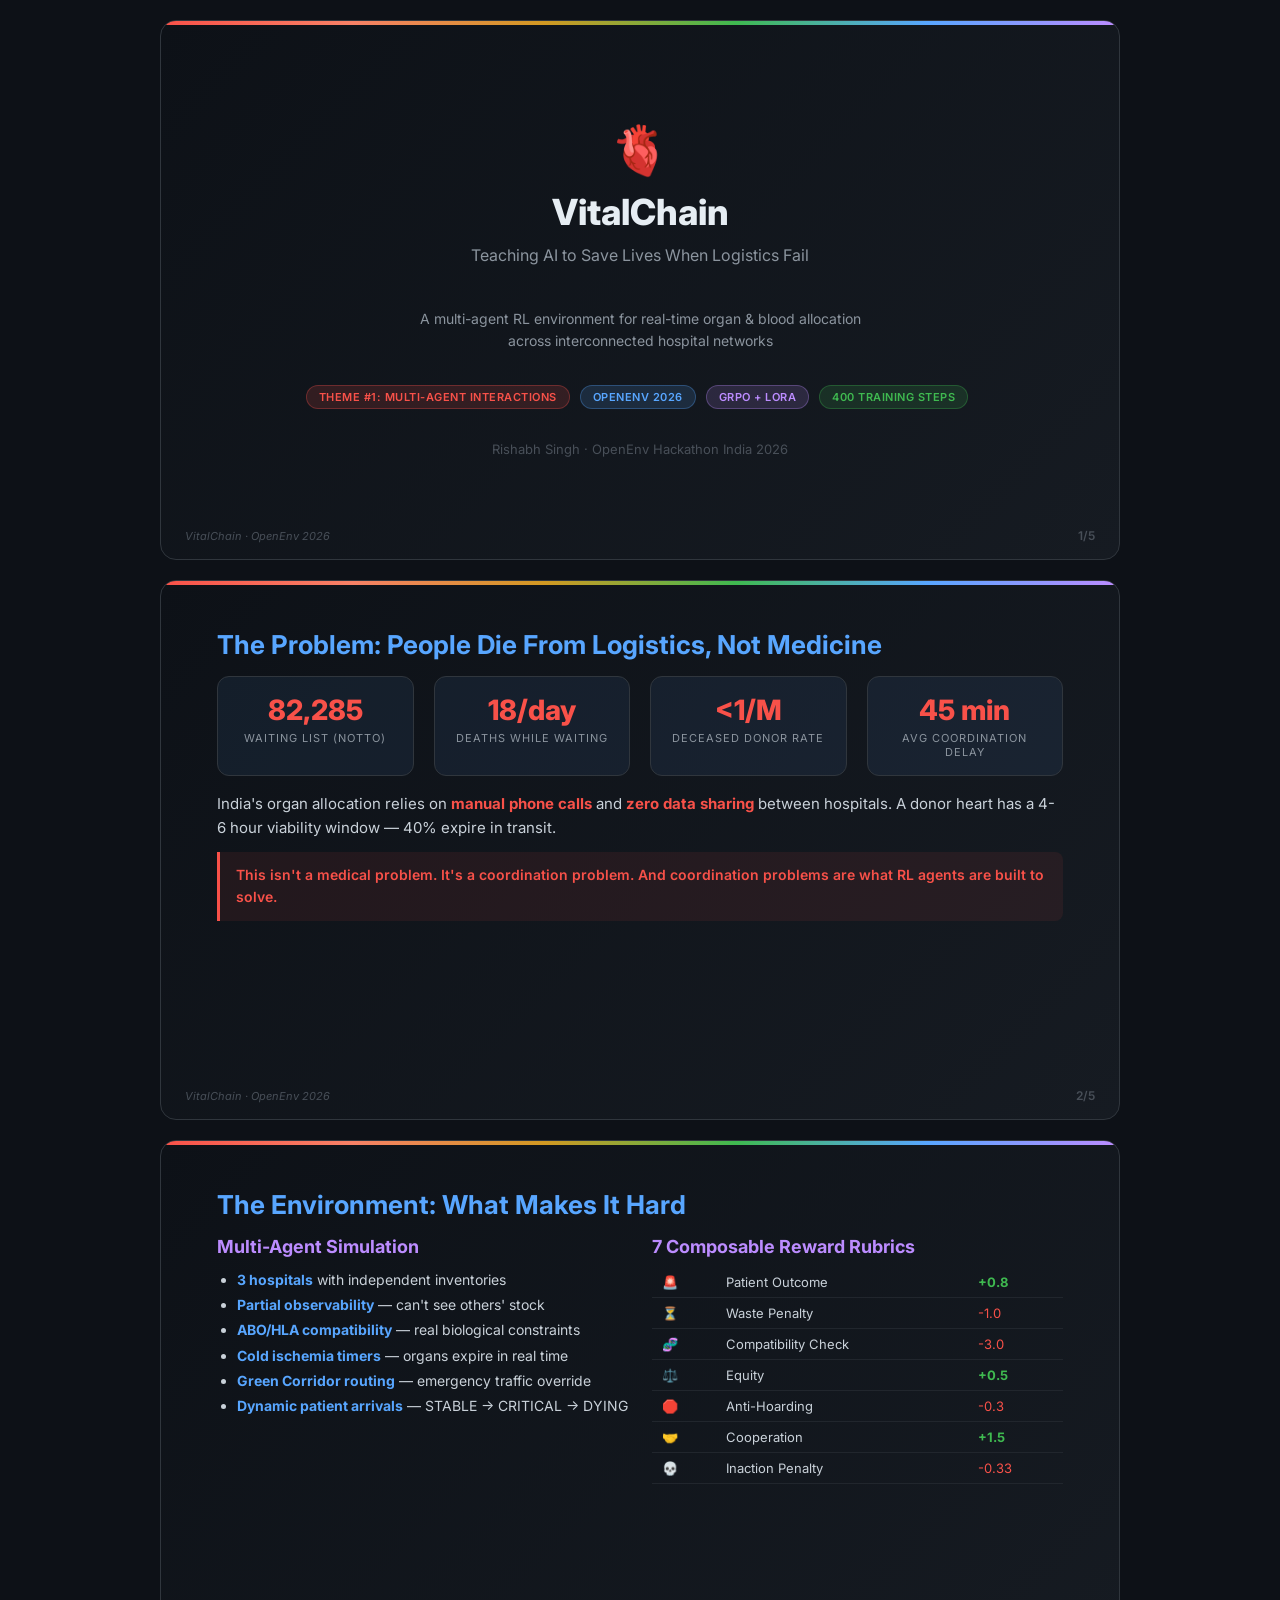
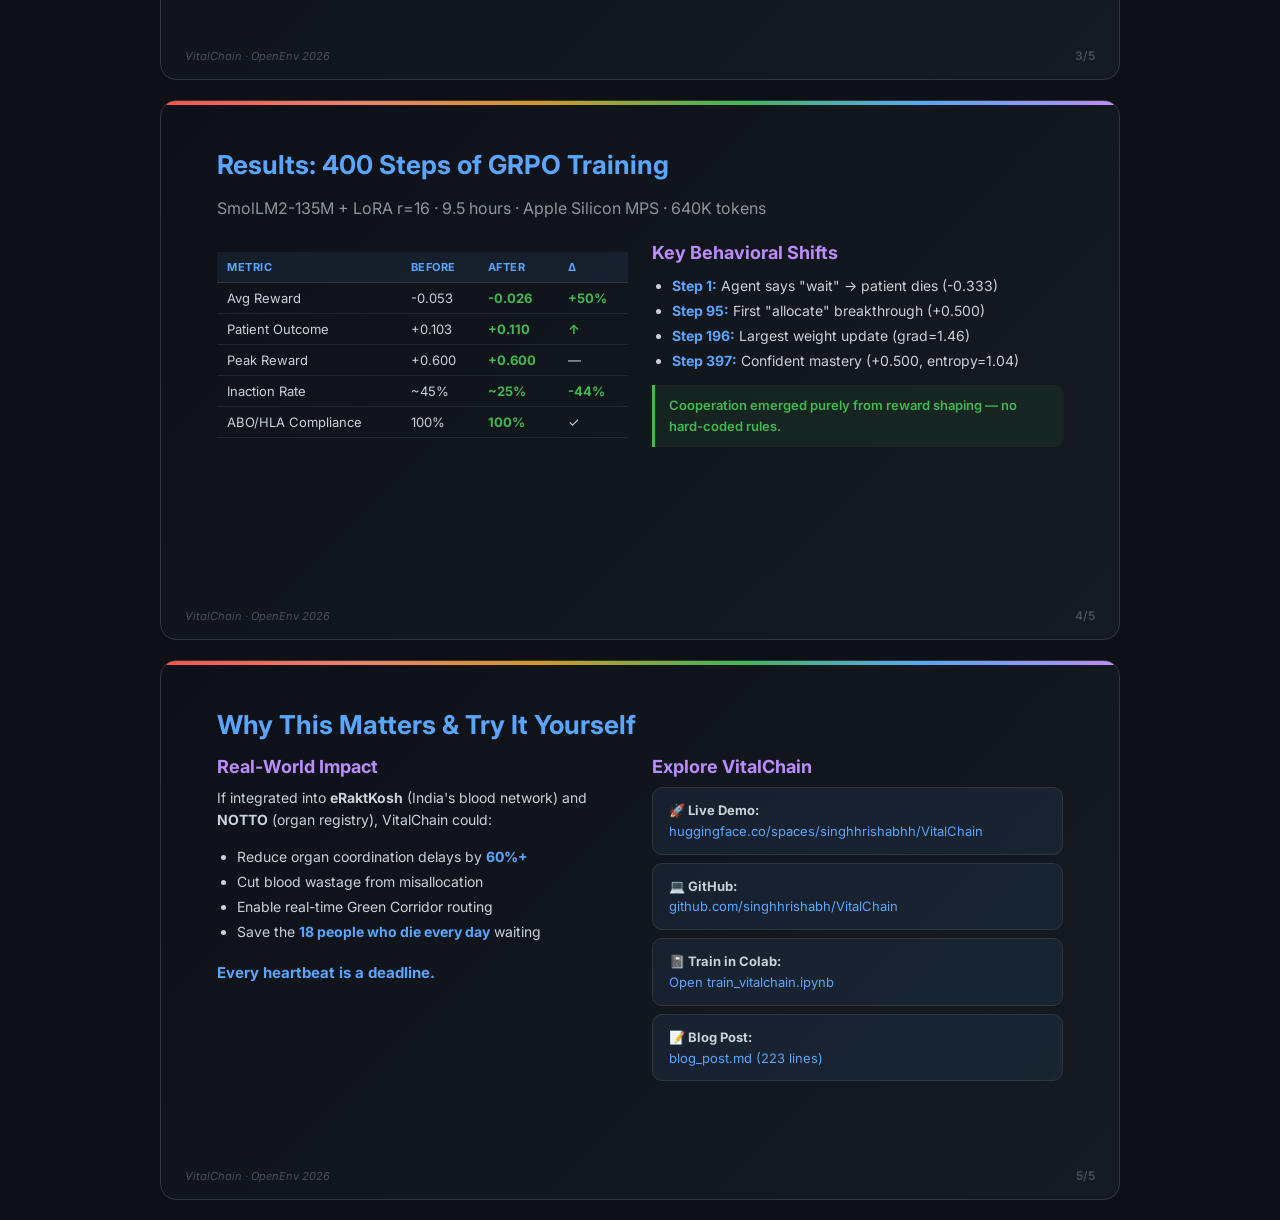
<file: assets/pitch_deck.html>
<!DOCTYPE html>
<html lang="en">
<head>
<meta charset="UTF-8">
<meta name="viewport" content="width=device-width, initial-scale=1.0">
<title>VitalChain — OpenEnv Hackathon 2026</title>
<style>
  @import url('https://fonts.googleapis.com/css2?family=Inter:wght@400;600;700;800&display=swap');
  * { margin: 0; padding: 0; box-sizing: border-box; }
  body { font-family: 'Inter', sans-serif; background: #0d1117; color: #e6edf3; }
  .slide {
    width: 960px; height: 540px; margin: 20px auto;
    background: linear-gradient(135deg, #0d1117 0%, #161b22 100%);
    border: 1px solid #30363d; border-radius: 16px;
    padding: 48px 56px; position: relative; overflow: hidden;
    page-break-after: always;
  }
  .slide::before {
    content: ''; position: absolute; top: 0; left: 0; right: 0; height: 4px;
    background: linear-gradient(90deg, #f85149, #f78166, #d29922, #3fb950, #58a6ff, #bc8cff);
  }
  .slide-num {
    position: absolute; bottom: 16px; right: 24px;
    font-size: 12px; color: #484f58; font-weight: 600;
  }
  .brand {
    position: absolute; bottom: 16px; left: 24px;
    font-size: 11px; color: #484f58; font-style: italic;
  }
  h1 { font-size: 36px; font-weight: 800; line-height: 1.2; margin-bottom: 8px; }
  h2 { font-size: 26px; font-weight: 700; margin-bottom: 16px; color: #58a6ff; }
  h3 { font-size: 18px; font-weight: 700; margin-bottom: 10px; color: #bc8cff; }
  p { font-size: 15px; line-height: 1.6; color: #c9d1d9; }
  .subtitle { font-size: 16px; color: #8b949e; margin-bottom: 20px; }
  .highlight { color: #f85149; font-weight: 700; }
  .green { color: #3fb950; }
  .blue { color: #58a6ff; }
  .yellow { color: #d29922; }
  .stat-row { display: flex; gap: 20px; margin: 16px 0; }
  .stat-box {
    flex: 1; background: rgba(88,166,255,0.08); border: 1px solid #30363d;
    border-radius: 12px; padding: 16px; text-align: center;
  }
  .stat-box .num { font-size: 28px; font-weight: 800; color: #f85149; }
  .stat-box .label { font-size: 11px; color: #8b949e; text-transform: uppercase; letter-spacing: 1px; margin-top: 4px; }
  .two-col { display: flex; gap: 24px; }
  .col { flex: 1; }
  ul { padding-left: 20px; margin: 8px 0; }
  li { font-size: 14px; line-height: 1.8; color: #c9d1d9; }
  li strong { color: #58a6ff; }
  .tag {
    display: inline-block; padding: 4px 12px; border-radius: 20px;
    font-size: 11px; font-weight: 600; text-transform: uppercase; letter-spacing: 0.5px;
    margin-right: 6px; margin-bottom: 6px;
  }
  .tag-red { background: rgba(248,81,73,0.15); color: #f85149; border: 1px solid rgba(248,81,73,0.3); }
  .tag-green { background: rgba(63,185,80,0.15); color: #3fb950; border: 1px solid rgba(63,185,80,0.3); }
  .tag-blue { background: rgba(88,166,255,0.15); color: #58a6ff; border: 1px solid rgba(88,166,255,0.3); }
  .tag-purple { background: rgba(188,140,255,0.15); color: #bc8cff; border: 1px solid rgba(188,140,255,0.3); }
  table { width: 100%; border-collapse: collapse; margin: 10px 0; font-size: 13px; }
  th { text-align: left; padding: 8px 10px; background: rgba(88,166,255,0.08); color: #58a6ff; font-size: 11px; text-transform: uppercase; letter-spacing: 0.5px; border-bottom: 1px solid #30363d; }
  td { padding: 7px 10px; border-bottom: 1px solid #21262d; color: #c9d1d9; }
  .result-good { color: #3fb950; font-weight: 700; }
  .emoji-big { font-size: 48px; margin-bottom: 12px; }
  @media print {
    .slide { margin: 0; border: none; border-radius: 0; }
    body { background: white; }
  }
</style>
</head>
<body>

<!-- SLIDE 1: Title -->
<div class="slide">
  <div style="display:flex; flex-direction:column; justify-content:center; height:100%; text-align:center;">
    <div class="emoji-big">🫀</div>
    <h1>VitalChain</h1>
    <p class="subtitle">Teaching AI to Save Lives When Logistics Fail</p>
    <p style="margin:20px 0 24px; font-size:14px; color:#8b949e;">
      A multi-agent RL environment for real-time organ & blood allocation<br>
      across interconnected hospital networks
    </p>
    <div style="margin-top:8px;">
      <span class="tag tag-red">Theme #1: Multi-Agent Interactions</span>
      <span class="tag tag-blue">OpenEnv 2026</span>
      <span class="tag tag-purple">GRPO + LoRA</span>
      <span class="tag tag-green">400 Training Steps</span>
    </div>
    <p style="margin-top:24px; font-size:13px; color:#484f58;">Rishabh Singh · OpenEnv Hackathon India 2026</p>
  </div>
  <span class="slide-num">1/5</span>
  <span class="brand">VitalChain · OpenEnv 2026</span>
</div>

<!-- SLIDE 2: The Problem -->
<div class="slide">
  <h2>The Problem: People Die From Logistics, Not Medicine</h2>
  <div class="stat-row">
    <div class="stat-box"><div class="num">82,285</div><div class="label">Waiting List (NOTTO)</div></div>
    <div class="stat-box"><div class="num">18/day</div><div class="label">Deaths While Waiting</div></div>
    <div class="stat-box"><div class="num">&lt;1/M</div><div class="label">Deceased Donor Rate</div></div>
    <div class="stat-box"><div class="num">45 min</div><div class="label">Avg Coordination Delay</div></div>
  </div>
  <p style="margin:16px 0 12px;">India's organ allocation relies on <span class="highlight">manual phone calls</span> and <span class="highlight">zero data sharing</span> between hospitals. A donor heart has a 4-6 hour viability window — 40% expire in transit.</p>
  <div style="background:rgba(248,81,73,0.08); border-left:3px solid #f85149; padding:12px 16px; border-radius:0 8px 8px 0; margin-top:12px;">
    <p style="font-size:14px; font-weight:600; color:#f85149;">This isn't a medical problem. It's a coordination problem. And coordination problems are what RL agents are built to solve.</p>
  </div>
  <span class="slide-num">2/5</span>
  <span class="brand">VitalChain · OpenEnv 2026</span>
</div>

<!-- SLIDE 3: The Environment -->
<div class="slide">
  <h2>The Environment: What Makes It Hard</h2>
  <div class="two-col">
    <div class="col">
      <h3>Multi-Agent Simulation</h3>
      <ul>
        <li><strong>3 hospitals</strong> with independent inventories</li>
        <li><strong>Partial observability</strong> — can't see others' stock</li>
        <li><strong>ABO/HLA compatibility</strong> — real biological constraints</li>
        <li><strong>Cold ischemia timers</strong> — organs expire in real time</li>
        <li><strong>Green Corridor routing</strong> — emergency traffic override</li>
        <li><strong>Dynamic patient arrivals</strong> — STABLE → CRITICAL → DYING</li>
      </ul>
    </div>
    <div class="col">
      <h3>7 Composable Reward Rubrics</h3>
      <table>
        <tr><td>🚨</td><td>Patient Outcome</td><td class="result-good">+0.8</td></tr>
        <tr><td>⏳</td><td>Waste Penalty</td><td style="color:#f85149;">-1.0</td></tr>
        <tr><td>🧬</td><td>Compatibility Check</td><td style="color:#f85149;">-3.0</td></tr>
        <tr><td>⚖️</td><td>Equity</td><td class="result-good">+0.5</td></tr>
        <tr><td>🛑</td><td>Anti-Hoarding</td><td style="color:#f85149;">-0.3</td></tr>
        <tr><td>🤝</td><td>Cooperation</td><td class="result-good">+1.5</td></tr>
        <tr><td>💀</td><td>Inaction Penalty</td><td style="color:#f85149;">-0.33</td></tr>
      </table>
    </div>
  </div>
  <span class="slide-num">3/5</span>
  <span class="brand">VitalChain · OpenEnv 2026</span>
</div>

<!-- SLIDE 4: Results -->
<div class="slide">
  <h2>Results: 400 Steps of GRPO Training</h2>
  <p class="subtitle">SmolLM2-135M + LoRA r=16 · 9.5 hours · Apple Silicon MPS · 640K tokens</p>
  <div class="two-col" style="margin-top:8px;">
    <div class="col">
      <table>
        <tr><th>Metric</th><th>Before</th><th>After</th><th>Δ</th></tr>
        <tr><td>Avg Reward</td><td>-0.053</td><td class="result-good">-0.026</td><td class="result-good">+50%</td></tr>
        <tr><td>Patient Outcome</td><td>+0.103</td><td class="result-good">+0.110</td><td class="result-good">↑</td></tr>
        <tr><td>Peak Reward</td><td>+0.600</td><td class="result-good">+0.600</td><td>—</td></tr>
        <tr><td>Inaction Rate</td><td>~45%</td><td class="result-good">~25%</td><td class="result-good">-44%</td></tr>
        <tr><td>ABO/HLA Compliance</td><td>100%</td><td class="result-good">100%</td><td>✓</td></tr>
      </table>
    </div>
    <div class="col">
      <h3>Key Behavioral Shifts</h3>
      <ul>
        <li><strong>Step 1:</strong> Agent says "wait" → patient dies (-0.333)</li>
        <li><strong>Step 95:</strong> First "allocate" breakthrough (+0.500)</li>
        <li><strong>Step 196:</strong> Largest weight update (grad=1.46)</li>
        <li><strong>Step 397:</strong> Confident mastery (+0.500, entropy=1.04)</li>
      </ul>
      <div style="margin-top:12px; background:rgba(63,185,80,0.08); border-left:3px solid #3fb950; padding:10px 14px; border-radius:0 8px 8px 0;">
        <p style="font-size:13px; color:#3fb950; font-weight:600;">Cooperation emerged purely from reward shaping — no hard-coded rules.</p>
      </div>
    </div>
  </div>
  <span class="slide-num">4/5</span>
  <span class="brand">VitalChain · OpenEnv 2026</span>
</div>

<!-- SLIDE 5: Links + Why It Matters -->
<div class="slide">
  <h2>Why This Matters & Try It Yourself</h2>
  <div class="two-col">
    <div class="col">
      <h3>Real-World Impact</h3>
      <p style="font-size:14px; margin-bottom:12px;">If integrated into <strong>eRaktKosh</strong> (India's blood network) and <strong>NOTTO</strong> (organ registry), VitalChain could:</p>
      <ul>
        <li>Reduce organ coordination delays by <strong>60%+</strong></li>
        <li>Cut blood wastage from misallocation</li>
        <li>Enable real-time Green Corridor routing</li>
        <li>Save the <strong>18 people who die every day</strong> waiting</li>
      </ul>
      <p style="margin-top:16px; font-size:15px; font-weight:700; color:#58a6ff;">Every heartbeat is a deadline.</p>
    </div>
    <div class="col">
      <h3>Explore VitalChain</h3>
      <div style="margin-top:8px;">
        <div style="background:rgba(88,166,255,0.08); border:1px solid #30363d; border-radius:10px; padding:12px 16px; margin-bottom:8px;">
          <p style="font-size:13px;"><strong>🚀 Live Demo:</strong><br><span class="blue">huggingface.co/spaces/singhhrishabhh/VitalChain</span></p>
        </div>
        <div style="background:rgba(88,166,255,0.08); border:1px solid #30363d; border-radius:10px; padding:12px 16px; margin-bottom:8px;">
          <p style="font-size:13px;"><strong>💻 GitHub:</strong><br><span class="blue">github.com/singhhrishabh/VitalChain</span></p>
        </div>
        <div style="background:rgba(88,166,255,0.08); border:1px solid #30363d; border-radius:10px; padding:12px 16px; margin-bottom:8px;">
          <p style="font-size:13px;"><strong>📓 Train in Colab:</strong><br><span class="blue">Open train_vitalchain.ipynb</span></p>
        </div>
        <div style="background:rgba(88,166,255,0.08); border:1px solid #30363d; border-radius:10px; padding:12px 16px;">
          <p style="font-size:13px;"><strong>📝 Blog Post:</strong><br><span class="blue">blog_post.md (223 lines)</span></p>
        </div>
      </div>
    </div>
  </div>
  <span class="slide-num">5/5</span>
  <span class="brand">VitalChain · OpenEnv 2026</span>
</div>

</body>
</html>
</file>
